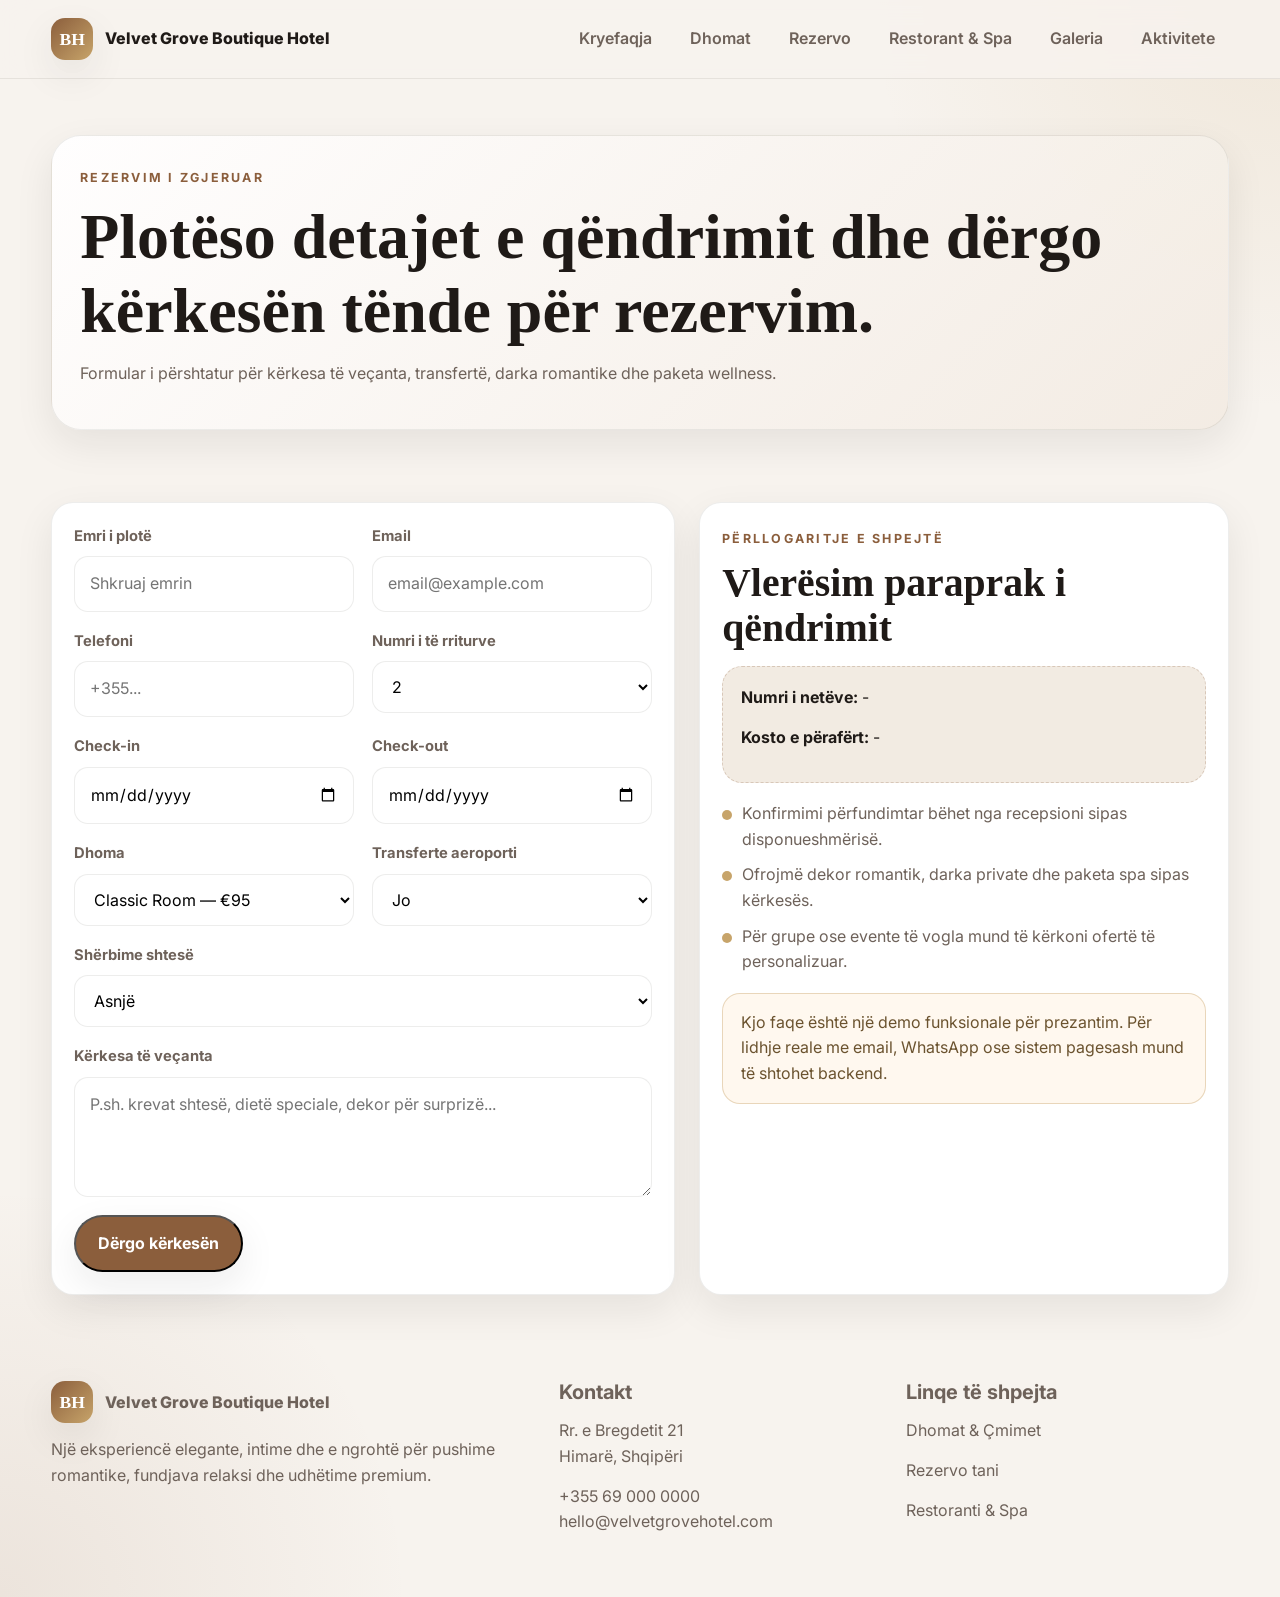
<file: rezervo.html>
<!DOCTYPE html>
<html lang="sq">
<head>
  <meta charset="UTF-8">
  <meta name="viewport" content="width=device-width, initial-scale=1.0">
  <title>Rezervim — Velvet Grove Boutique Hotel</title>
  <meta name="description" content="Boutique hotel website responsive me faqe të plota për dhoma, rezervim, restorant, galeri dhe aktivitete.">
  <link rel="preconnect" href="https://fonts.googleapis.com">
  <link rel="preconnect" href="https://fonts.gstatic.com" crossorigin>
  <link href="https://fonts.googleapis.com/css2?family=Inter:wght@400;500;600;700;800&display=swap" rel="stylesheet">
  <link rel="stylesheet" href="styles.css">
</head>
<body>

<header class="topbar">
  <div class="container nav">
    <a class="brand" href="index.html">
      <span class="brand-mark">BH</span>
      <span>Velvet Grove Boutique Hotel</span>
    </a>
    <button class="menu-toggle" aria-label="Hap menunë">☰</button>
    <nav class="nav-links">
      <a href="index.html">Kryefaqja</a>
      <a href="rooms.html">Dhomat</a>
      <a href="rezervo.html">Rezervo</a>
      <a href="restaurant.html">Restorant & Spa</a>
      <a href="gallery.html">Galeria</a>
      <a href="activities.html">Aktivitete</a>
    </nav>
  </div>
</header>


<main>
  <section class="page-hero">
    <div class="container page-hero-box">
      <span class="eyebrow">Rezervim i zgjeruar</span>
      <h1>Plotëso detajet e qëndrimit dhe dërgo kërkesën tënde për rezervim.</h1>
      <p class="muted">Formular i përshtatur për kërkesa të veçanta, transfertë, darka romantike dhe paketa wellness.</p>
    </div>
  </section>

  <section class="section-tight">
    <div class="container grid-2">
      <div class="card">
        <form id="booking-form" class="form-grid">
          <div class="field">
            <label>Emri i plotë</label>
            <input type="text" name="fullname" placeholder="Shkruaj emrin">
          </div>
          <div class="field">
            <label>Email</label>
            <input type="email" name="email" placeholder="email@example.com">
          </div>
          <div class="field">
            <label>Telefoni</label>
            <input type="tel" name="phone" placeholder="+355...">
          </div>
          <div class="field">
            <label>Numri i të rriturve</label>
            <select name="adults">
              <option>1</option><option selected>2</option><option>3</option><option>4</option>
            </select>
          </div>
          <div class="field">
            <label>Check-in</label>
            <input type="date" name="checkin">
          </div>
          <div class="field">
            <label>Check-out</label>
            <input type="date" name="checkout">
          </div>
          <div class="field">
            <label>Dhoma</label>
            <select name="room">
              <option value="classic">Classic Room — €95</option>
              <option value="deluxe">Deluxe Room — €135</option>
              <option value="suite">Panoramic Suite — €185</option>
            </select>
          </div>
          <div class="field">
            <label>Transferte aeroporti</label>
            <select name="transfer">
              <option>Jo</option>
              <option>Po, një drejtim</option>
              <option>Po, vajtje-ardhje</option>
            </select>
          </div>
          <div class="field full">
            <label>Shërbime shtesë</label>
            <select name="extras">
              <option>Asnjë</option>
              <option>Darkë romantike</option>
              <option>Masazh në çift</option>
              <option>Paketa muaj mjalti</option>
            </select>
          </div>
          <div class="field full">
            <label>Kërkesa të veçanta</label>
            <textarea name="notes" placeholder="P.sh. krevat shtesë, dietë speciale, dekor për surprizë..."></textarea>
          </div>
          <div class="full">
            <button type="button" class="cta cta-primary">Dërgo kërkesën</button>
          </div>
        </form>
      </div>

      <div class="card">
        <span class="eyebrow">Përllogaritje e shpejtë</span>
        <h2>Vlerësim paraprak i qëndrimit</h2>
        <div class="estimate">
          <p><strong>Numri i netëve:</strong> <span id="nights-output">-</span></p>
          <p><strong>Kosto e përafërt:</strong> <span id="estimate-output">-</span></p>
        </div>
        <div class="feature-list" style="margin-top:18px">
          <div><span class="dot"></span><span>Konfirmimi përfundimtar bëhet nga recepsioni sipas disponueshmërisë.</span></div>
          <div><span class="dot"></span><span>Ofrojmë dekor romantik, darka private dhe paketa spa sipas kërkesës.</span></div>
          <div><span class="dot"></span><span>Për grupe ose evente të vogla mund të kërkoni ofertë të personalizuar.</span></div>
        </div>
        <div class="note" style="margin-top:18px">
          Kjo faqe është një demo funksionale për prezantim. Për lidhje reale me email, WhatsApp ose sistem pagesash mund të shtohet backend.
        </div>
      </div>
    </div>
  </section>
</main>


<footer class="footer">
  <div class="container footer-grid">
    <div>
      <div class="brand" style="margin-bottom:14px">
        <span class="brand-mark">BH</span>
        <span>Velvet Grove Boutique Hotel</span>
      </div>
      <p>Një eksperiencë elegante, intime dhe e ngrohtë për pushime romantike, fundjava relaksi dhe udhëtime premium.</p>
    </div>
    <div>
      <h3>Kontakt</h3>
      <p>Rr. e Bregdetit 21<br>Himarë, Shqipëri</p>
      <p>+355 69 000 0000<br>hello@velvetgrovehotel.com</p>
    </div>
    <div>
      <h3>Linqe të shpejta</h3>
      <p><a href="rooms.html">Dhomat & Çmimet</a></p>
      <p><a href="rezervo.html">Rezervo tani</a></p>
      <p><a href="restaurant.html">Restoranti & Spa</a></p>
    </div>
  </div>
</footer>

  <script src="script.js"></script>
</body>
</html>
</file>
<file: styles.css>
:root{
  --bg:#f7f3ee;
  --surface:#ffffff;
  --surface-2:#f2ebe2;
  --text:#1f1a17;
  --muted:#6e625a;
  --accent:#8b5e3c;
  --accent-dark:#6f482d;
  --gold:#c7a46a;
  --border:rgba(31,26,23,0.08);
  --shadow:0 14px 38px rgba(31,26,23,.08);
  --radius:22px;
  --radius-sm:16px;
  --container:min(1180px, 92vw);
}

*{box-sizing:border-box}
html{scroll-behavior:smooth}
body{
  margin:0;
  font-family:Inter, Arial, Helvetica, sans-serif;
  color:var(--text);
  background:
    radial-gradient(circle at top right, rgba(199,164,106,.15), transparent 20%),
    radial-gradient(circle at left bottom, rgba(139,94,60,.10), transparent 20%),
    var(--bg);
  line-height:1.6;
}
img{max-width:100%;display:block}
a{text-decoration:none;color:inherit}
button,input,select,textarea{font:inherit}

.container{width:var(--container);margin:0 auto}
.section{padding:72px 0}
.section-tight{padding:48px 0}
.center{text-align:center}
.muted{color:var(--muted)}
.eyebrow{
  display:inline-block;
  letter-spacing:.18em;
  text-transform:uppercase;
  font-size:.78rem;
  color:var(--accent);
  font-weight:700;
  margin-bottom:12px;
}
h1,h2,h3,h4{line-height:1.15;margin:0 0 14px}
h1{font-family:Georgia, "Times New Roman", serif;font-size:clamp(2.5rem, 5vw, 5rem)}
h2{font-family:Georgia, "Times New Roman", serif;font-size:clamp(1.9rem, 3.1vw, 3rem)}
h3{font-size:1.25rem}
p{margin:0 0 14px}
ul{padding-left:18px}

.topbar{
  position:sticky; top:0; z-index:50;
  backdrop-filter:blur(14px);
  background:rgba(247,243,238,.85);
  border-bottom:1px solid var(--border);
}
.nav{
  min-height:78px; display:flex; align-items:center; justify-content:space-between; gap:20px;
}
.brand{
  display:flex; align-items:center; gap:12px; font-weight:800;
}
.brand-mark{
  width:42px; height:42px; border-radius:14px;
  background:linear-gradient(135deg, var(--accent), var(--gold));
  display:grid; place-items:center; color:white; font-family:Georgia, serif; font-size:1.1rem;
  box-shadow:var(--shadow);
}
.nav-links{display:flex; align-items:center; gap:10px; flex-wrap:wrap}
.nav-links a{
  padding:10px 14px; border-radius:999px; color:var(--muted); font-weight:600;
}
.nav-links a:hover, .nav-links a.active{
  background:var(--surface); color:var(--text); box-shadow:var(--shadow);
}
.menu-toggle{
  display:none; border:none; background:var(--surface); box-shadow:var(--shadow);
  width:46px; height:46px; border-radius:14px; cursor:pointer;
}
.cta{
  display:inline-flex; align-items:center; justify-content:center; gap:10px;
  padding:14px 22px; border-radius:999px; font-weight:700; transition:.2s ease;
}
.cta-primary{background:var(--accent); color:#fff; box-shadow:var(--shadow)}
.cta-primary:hover{background:var(--accent-dark); transform:translateY(-1px)}
.cta-secondary{background:var(--surface); border:1px solid var(--border)}
.cta-secondary:hover{transform:translateY(-1px)}

.hero{
  padding:80px 0 28px;
}
.hero-grid{
  display:grid; grid-template-columns:1.1fr .9fr; gap:34px; align-items:center;
}
.hero-copy p{max-width:60ch}
.hero-actions{display:flex; gap:14px; flex-wrap:wrap; margin-top:20px}
.badge-row{
  margin-top:24px; display:flex; flex-wrap:wrap; gap:10px;
}
.badge{
  padding:10px 14px; border-radius:999px; background:rgba(255,255,255,.7);
  border:1px solid var(--border); color:var(--muted); font-weight:600;
}
.hero-card{
  background:linear-gradient(180deg, rgba(255,255,255,.95), rgba(242,235,226,.95));
  border:1px solid var(--border);
  box-shadow:var(--shadow); border-radius:32px; padding:22px;
}
.hero-visual{
  min-height:520px; border-radius:28px; overflow:hidden; position:relative;
  background:
    linear-gradient(rgba(31,26,23,.20), rgba(31,26,23,.38)),
    url("images/hero.jpg") center/cover no-repeat;
  display:flex; align-items:flex-end;
}
.hero-overlay{
  width:100%; padding:28px; color:white;
  background:linear-gradient(transparent, rgba(0,0,0,.28));
}
.quick-book{
  display:grid; grid-template-columns:repeat(4,1fr); gap:14px;
  margin-top:28px; background:var(--surface); border:1px solid var(--border);
  border-radius:28px; padding:18px; box-shadow:var(--shadow);
}
.field{display:flex; flex-direction:column; gap:8px}
.field label{font-size:.92rem; color:var(--muted); font-weight:700}
.field input,.field select,.field textarea{
  border:1px solid var(--border); background:#fff; border-radius:14px;
  padding:14px 15px; outline:none;
}
.field textarea{min-height:120px; resize:vertical}
.quick-book .cta{align-self:end}

.grid-2{display:grid; grid-template-columns:repeat(2,1fr); gap:24px}
.grid-3{display:grid; grid-template-columns:repeat(3,1fr); gap:24px}
.grid-4{display:grid; grid-template-columns:repeat(4,1fr); gap:18px}
.card{
  background:var(--surface); border:1px solid var(--border); border-radius:var(--radius);
  box-shadow:var(--shadow); padding:22px;
}
.card-media{
  height:230px; border-radius:20px; margin-bottom:18px;
  background:linear-gradient(135deg, #e6d8c7, #ba9676 50%, #6f5038);
}
.card-media.tall{height:300px}
.card-media.room1{background:url("images/room1.jpg") center/cover no-repeat}
.card-media.room2{background:url("images/room2.jpg") center/cover no-repeat}
.card-media.room3{background:url("images/room3.jpg") center/cover no-repeat}
.card-media.spa{background:url("images/spa.jpg") center/cover no-repeat}
.card-media.resto{background:url("images/restaurant.jpg") center/cover no-repeat}
.card-media.activity1{background:url("images/activity1.jpg") center/cover no-repeat}
.card-media.activity2{background:url("images/activity2.jpg") center/cover no-repeat}
.card-media.activity3{background:url("images/activity3.jpg") center/cover no-repeat}
.price{
  font-size:2rem; font-weight:800; margin:6px 0 8px;
}
.price small{font-size:.95rem; color:var(--muted); font-weight:600}

.feature-list{
  display:grid; gap:10px; margin-top:16px;
}
.feature-list div{
  display:flex; gap:10px; align-items:flex-start;
  color:var(--muted);
}
.dot{
  width:10px; height:10px; margin-top:9px; border-radius:50%;
  background:var(--gold); flex:0 0 auto;
}

.stats{
  display:grid; grid-template-columns:repeat(4,1fr); gap:18px;
}
.stat{
  padding:22px; background:var(--surface); border-radius:22px; border:1px solid var(--border); box-shadow:var(--shadow);
}
.stat strong{font-size:2rem; display:block}

.banner{
  background:linear-gradient(135deg, rgba(139,94,60,.96), rgba(95,69,51,.96));
  color:white; border-radius:32px; padding:34px; box-shadow:var(--shadow);
}
.banner p{color:rgba(255,255,255,.86)}

.gallery{
  display:grid; grid-template-columns:2fr 1fr 1fr; gap:18px;
}
.gallery .tile{
  min-height:220px; border-radius:24px; overflow:hidden; position:relative;
  background-size:cover;
  background-position:center;
  background-repeat:no-repeat;
  box-shadow:var(--shadow);
}
.gallery .tile.large{grid-row:span 2; min-height:458px}
.gallery .tile::after{
  content:attr(data-title);
  position:absolute; left:18px; bottom:18px; color:#fff; font-weight:800;
  background:rgba(31,26,23,.28); backdrop-filter:blur(6px);
  padding:10px 14px; border-radius:999px;
}

.timeline{
  display:grid; gap:18px;
}
.timeline-item{
  display:grid; grid-template-columns:90px 1fr; gap:18px;
  background:var(--surface); border:1px solid var(--border); border-radius:22px; box-shadow:var(--shadow); padding:18px;
}
.timeline-time{
  font-weight:800; color:var(--accent); font-size:1.1rem;
}
.note{
  padding:16px 18px; background:#fff8ef; border:1px solid rgba(199,164,106,.4);
  border-radius:18px; color:#6b532f;
}

.footer{
  padding:38px 0 48px; color:var(--muted);
}
.footer-grid{
  display:grid; grid-template-columns:1.2fr .8fr .8fr; gap:24px;
}
.footer a{color:var(--muted)}
.footer a:hover{color:var(--text)}

.page-hero{
  padding:56px 0 24px;
}
.page-hero-box{
  background:linear-gradient(135deg, rgba(255,255,255,.92), rgba(242,235,226,.92));
  border:1px solid var(--border); box-shadow:var(--shadow); border-radius:30px; padding:28px;
}

.form-grid{
  display:grid; grid-template-columns:repeat(2,1fr); gap:18px;
}
.form-grid .full{grid-column:1/-1}
.estimate{
  background:var(--surface-2); border-radius:20px; padding:18px; border:1px dashed rgba(139,94,60,.25);
}
.tag{
  display:inline-block; padding:8px 12px; border-radius:999px;
  background:var(--surface-2); color:var(--accent); font-weight:700; font-size:.88rem;
}

@media (max-width: 980px){
  .hero-grid,.grid-2,.grid-3,.gallery,.footer-grid,.stats,.quick-book,.form-grid{
    grid-template-columns:1fr;
  }
  .grid-4{grid-template-columns:repeat(2,1fr)}
  .menu-toggle{display:block}
  .nav{position:relative}
  .nav-links{
    position:absolute; right:0; top:78px; width:min(320px, 92vw); background:rgba(255,255,255,.98);
    border:1px solid var(--border); border-radius:22px; padding:14px; box-shadow:var(--shadow);
    display:none; flex-direction:column; align-items:stretch;
  }
  .nav-links.open{display:flex}
  .timeline-item{grid-template-columns:1fr}
}

@media (max-width: 640px){
  .grid-4{grid-template-columns:1fr}
  h1{font-size:2.4rem}
  .hero{padding-top:36px}
}
</file>
